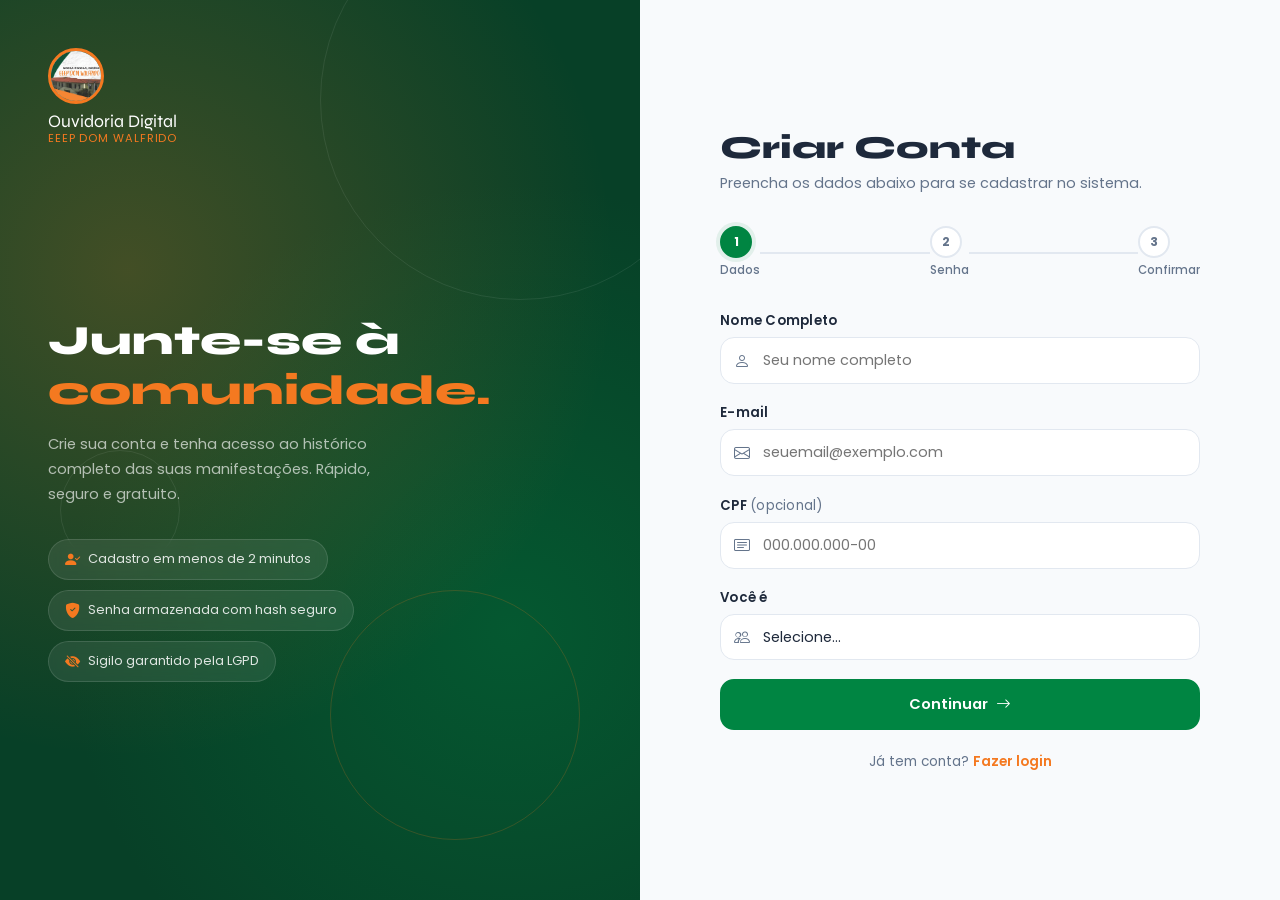
<file: cadastro.html>
<!DOCTYPE html>
<html lang="pt-BR">
<head>
  <meta charset="UTF-8">
  <meta name="viewport" content="width=device-width, initial-scale=1.0">
  <title>Criar Conta — Ouvidoria Digital | Dom Walfrido</title>
  <link href="https://fonts.googleapis.com/css2?family=Poppins:wght@300;400;500;600;700;800&family=Syne:wght@700;800&display=swap" rel="stylesheet">
  <link rel="stylesheet" href="https://cdn.jsdelivr.net/npm/bootstrap-icons@1.11.3/font/bootstrap-icons.min.css">
  <link rel="stylesheet" href="assets/css/style.css">
</head>
<body>

  <div class="auth-page">

    <!-- ══ PAINEL ESQUERDO ══════════════════════════════════ -->
    <div class="auth-panel-left">
      <div class="panel-decoration">
        <div class="deco-circle c1"></div>
        <div class="deco-circle c2"></div>
        <div class="deco-circle c3"></div>
      </div>

      <div class="panel-logo">
        <a href="manifestacao.html">
          <img src="assets/img/logo2 (2).jpeg" alt="Logo EEEP Dom Walfrido">
          <div class="panel-brand-name">
            Ouvidoria Digital
            <span>EEEP Dom Walfrido</span>
          </div>
        </a>
      </div>

      <div class="auth-panel-tagline">
        <h2>Junte-se à <em>comunidade.</em></h2>
        <p>Crie sua conta e tenha acesso ao histórico completo das suas manifestações. Rápido, seguro e gratuito.</p>
        <div class="panel-badges">
          <div class="panel-badge"><i class="bi bi-person-check-fill"></i> Cadastro em menos de 2 minutos</div>
          <div class="panel-badge"><i class="bi bi-shield-fill-check"></i> Senha armazenada com hash seguro</div>
          <div class="panel-badge"><i class="bi bi-eye-slash-fill"></i> Sigilo garantido pela LGPD</div>
        </div>
      </div>

      <div></div>
    </div>

    <!-- ══ PAINEL DIREITO ═══════════════════════════════════ -->
    <div class="auth-panel-right">
      <div class="auth-form-wrap" style="max-width:480px;">

        <h1 class="animate-fade-up" data-delay="1">Criar Conta</h1>
        <p class="auth-subtitle animate-fade-up" data-delay="2">
          Preencha os dados abaixo para se cadastrar no sistema.
        </p>

        <!-- ── PROGRESS STEPS ── -->
        <div class="step-progress animate-fade-up" data-delay="2" id="stepProgress">
          <div class="text-center" style="flex-shrink:0">
            <div class="step-dot active" id="dot1">1</div>
            <div class="step-label">Dados</div>
          </div>
          <div class="step-line" id="line1"></div>
          <div class="text-center" style="flex-shrink:0">
            <div class="step-dot" id="dot2">2</div>
            <div class="step-label">Senha</div>
          </div>
          <div class="step-line" id="line2"></div>
          <div class="text-center" style="flex-shrink:0">
            <div class="step-dot" id="dot3">3</div>
            <div class="step-label">Confirmar</div>
          </div>
        </div>

        <form id="formCadastro" novalidate>

          <!-- ── STEP 1: DADOS PESSOAIS ─────────────────── -->
          <div class="form-step active" id="step1">

            <div class="field-group" id="fgNome">
              <label for="inputNome">Nome Completo</label>
              <div class="input-wrap">
                <i class="bi bi-person input-icon"></i>
                <input type="text" id="inputNome" name="nome" placeholder="Seu nome completo" autocomplete="name">
              </div>
              <span class="field-error" id="errNome">Informe seu nome completo.</span>
            </div>

            <div class="field-group" id="fgEmail">
              <label for="inputEmail">E-mail</label>
              <div class="input-wrap">
                <i class="bi bi-envelope input-icon"></i>
                <input type="email" id="inputEmail" name="email" placeholder="seuemail@exemplo.com" autocomplete="email">
              </div>
              <span class="field-error" id="errEmail">Informe um e-mail válido.</span>
            </div>

            <div class="field-group" id="fgCpf">
              <label for="inputCpf">CPF <span style="font-weight:400;color:var(--text-muted)">(opcional)</span></label>
              <div class="input-wrap">
                <i class="bi bi-card-text input-icon"></i>
                <input type="text" id="inputCpf" name="cpf" placeholder="000.000.000-00" maxlength="14">
              </div>
              <span class="field-error" id="errCpf">CPF inválido.</span>
            </div>

            <div class="field-group" id="fgTipo">
              <label for="inputTipo">Você é</label>
              <div class="input-wrap">
                <i class="bi bi-people input-icon"></i>
                <select id="inputTipo" name="tipo">
                  <option value="">Selecione...</option>
                  <option value="aluno">Aluno(a)</option>
                  <option value="professor">Professor(a)</option>
                  <option value="servidor">Servidor(a)</option>
                  <option value="responsavel">Responsável</option>
                  <option value="comunidade">Comunidade</option>
                </select>
              </div>
              <span class="field-error" id="errTipo">Selecione uma opção.</span>
            </div>

            <button type="button" class="btn-dw btn-dw-primary w-full" id="btnStep1">
              Continuar <i class="bi bi-arrow-right ms-2"></i>
            </button>
          </div>

          <!-- ── STEP 2: SENHA ──────────────────────────── -->
          <div class="form-step" id="step2">

            <div class="field-group" id="fgSenha">
              <label for="inputSenha">Criar Senha</label>
              <div class="input-wrap">
                <i class="bi bi-lock input-icon"></i>
                <input type="password" id="inputSenha" name="senha" placeholder="Mínimo 8 caracteres" autocomplete="new-password">
                <i class="bi bi-eye toggle-pass" id="toggleSenha1"></i>
              </div>
              <div class="pass-strength" id="passStrength">
                <div class="strength-bar" id="sb1"></div>
                <div class="strength-bar" id="sb2"></div>
                <div class="strength-bar" id="sb3"></div>
                <div class="strength-bar" id="sb4"></div>
                <span class="strength-label" id="sbLabel">Digite sua senha</span>
              </div>
              <span class="field-error" id="errSenha">Senha deve ter no mínimo 8 caracteres.</span>
            </div>

            <div class="field-group" id="fgConfirma">
              <label for="inputConfirma">Confirmar Senha</label>
              <div class="input-wrap">
                <i class="bi bi-lock-fill input-icon"></i>
                <input type="password" id="inputConfirma" name="confirma" placeholder="Repita a senha" autocomplete="new-password">
                <i class="bi bi-eye toggle-pass" id="toggleSenha2"></i>
              </div>
              <span class="field-error" id="errConfirma">As senhas não coincidem.</span>
            </div>

            <div style="display:flex;gap:10px;margin-top:.5rem">
              <button type="button" class="btn-dw btn-dw-ghost" id="btnBackStep1" style="flex:1">
                <i class="bi bi-arrow-left me-2"></i>Voltar
              </button>
              <button type="button" class="btn-dw btn-dw-primary" id="btnStep2" style="flex:2">
                Continuar <i class="bi bi-arrow-right ms-2"></i>
              </button>
            </div>
          </div>

          <!-- ── STEP 3: REVISAR E CONFIRMAR ───────────── -->
          <div class="form-step" id="step3">

            <div class="review-card" style="background:var(--bg);border-radius:var(--radius);padding:1.2rem;margin-bottom:1.4rem;border:1.5px solid var(--border)">
              <p style="font-size:.75rem;font-weight:700;text-transform:uppercase;letter-spacing:.08em;color:var(--text-muted);margin-bottom:.8rem">Revisão dos dados</p>
              <div id="reviewContent" style="display:flex;flex-direction:column;gap:8px;font-size:.88rem"></div>
            </div>

            <div class="field-group" id="fgTermos" style="margin-bottom:1rem">
              <div style="display:flex;gap:10px;align-items:flex-start;padding:12px;background:var(--green-soft);border-radius:var(--radius);border:1.5px solid var(--green)">
                <input type="checkbox" id="checkTermos" style="margin-top:3px;flex-shrink:0;accent-color:var(--green);width:16px;height:16px;cursor:pointer">
                <label for="checkTermos" style="font-size:.82rem;color:var(--text);cursor:pointer;line-height:1.5">
                  Concordo com os <a href="#" style="color:var(--green);font-weight:600">Termos de Uso</a> e autorizo o tratamento dos meus dados conforme a <strong>LGPD</strong>.
                </label>
              </div>
              <span class="field-error" id="errTermos">Você precisa aceitar os termos.</span>
            </div>

            <div style="display:flex;gap:10px">
              <button type="button" class="btn-dw btn-dw-ghost" id="btnBackStep2" style="flex:1">
                <i class="bi bi-arrow-left me-2"></i>Voltar
              </button>
              <button type="submit" class="btn-dw btn-dw-primary" id="btnCadastrar" style="flex:2">
                <span class="btn-text"><i class="bi bi-person-check me-2"></i>Criar Conta</span>
                <span class="btn-spinner"></span>
              </button>
            </div>
          </div>

        </form>

        <div class="auth-link-row animate-fade-up" data-delay="5">
          Já tem conta? <a href="login.html">Fazer login</a>
        </div>

      </div>
    </div>

  </div>

  <!-- Toast -->
  <div class="dw-toast-container" id="toastContainer"></div>

  <script src="https://code.jquery.com/jquery-3.7.1.min.js"></script>
  <script src="assets/js/script.js"></script>
  <script>DW.cadastroPage();</script>
</body>
</html>
</file>
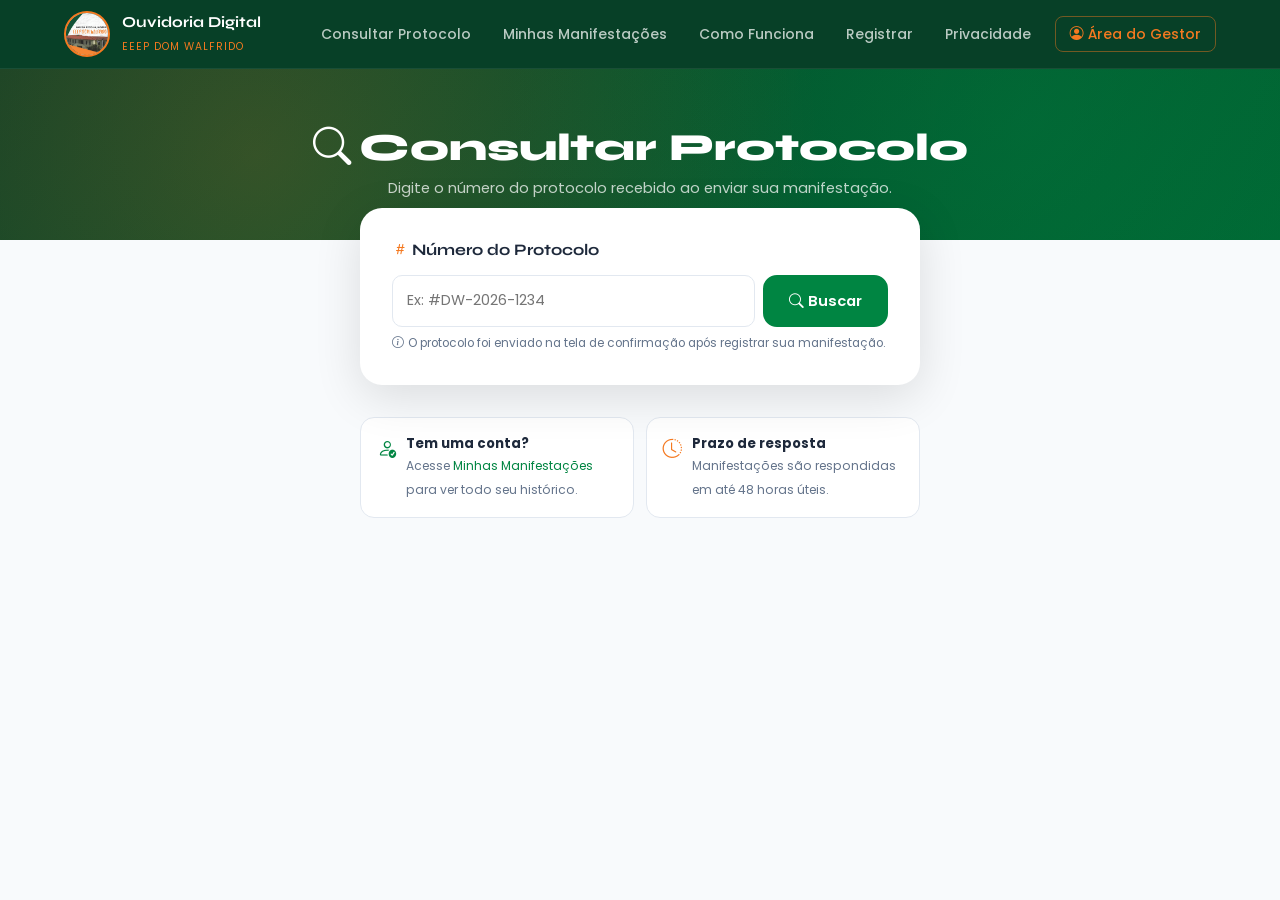
<file: consulta.html>
<!DOCTYPE html>
<html lang="pt-BR">
<head>
  <meta charset="UTF-8">
  <meta name="viewport" content="width=device-width, initial-scale=1.0">
  <title>Consultar Protocolo — Ouvidoria Digital EEEP Dom Walfrido</title>
  <link href="https://fonts.googleapis.com/css2?family=Poppins:wght@300;400;500;600;700;800&family=Syne:wght@700;800&display=swap" rel="stylesheet">
  <link rel="stylesheet" href="https://cdn.jsdelivr.net/npm/bootstrap@5.3.3/dist/css/bootstrap.min.css">
  <link rel="stylesheet" href="https://cdn.jsdelivr.net/npm/bootstrap-icons@1.11.3/font/bootstrap-icons.min.css">
  <link rel="stylesheet" href="assets/css/style.css">
  <link rel="stylesheet" href="assets/css/consulta.css">
  <link rel="stylesheet" href="assets/css/manifestacao.css">
</head>
<body>

  <!-- BUG-02 CORRIGIDO: era class="top-bar" (não existia no CSS) → class="home-nav" -->
  <nav class="home-nav" id="homeNav">
    <div class="nav-inner">
      <a href="manifestacao.html" class="nav-logo-wrap">
        <img src="assets/img/logo2 (2).jpeg" alt="Logo EEEP Dom Walfrido" class="nav-logo-img">
        <div class="nav-logo-text">
          <strong>Ouvidoria Digital</strong>
          <span>EEEP Dom Walfrido</span>
        </div>
      </a>
      <div class="nav-links" id="navLinks">
        <!-- BUG-03 CORRIGIDO: era href="consulta.html  " (dois espaços) -->
        <a href="consulta.html" class="active">Consultar Protocolo</a>
        <a href="minhas-manifestacoes.html">Minhas Manifestações</a>
        <!-- BUG-06 CORRIGIDO: âncoras apontam para homepage, não IDs inexistentes aqui -->
        <a href="manifestacao.html#como-funciona">Como Funciona</a>
        <a href="manifestacao.html#registrar">Registrar</a>
        <a href="manifestacao.html#lgpd">Privacidade</a>
        <!-- BUG-09 CORRIGIDO: id="navLoginBtn" para o JS detectar e atualizar -->
        <a id="navLoginBtn" href="login.html" class="nav-btn-login">
          <i class="bi bi-person-circle me-1"></i>Área do Gestor
        </a>
      </div>
      <button class="nav-hamburger" id="navHamburger" aria-label="Menu">
        <i class="bi bi-list"></i>
      </button>
    </div>
  </nav>

  <!-- Hero -->
  <div class="consulta-hero">
    <h1><i class="bi bi-search me-2"></i>Consultar Protocolo</h1>
    <p>Digite o número do protocolo recebido ao enviar sua manifestação.</p>
  </div>

  <!-- Busca -->
  <div class="container">
    <div class="search-card">
      <h5><i class="bi bi-hash me-1" style="color:var(--orange)"></i>Número do Protocolo</h5>
      <div class="prot-input-wrap">
        <input type="text" id="inpProtocolo" placeholder="Ex: #DW-2026-1234" maxlength="18">
        <button class="btn-dw btn-dw-primary" id="btnBuscar" style="white-space:nowrap;min-width:110px">
          <span class="btn-text"><i class="bi bi-search me-1"></i>Buscar</span>
          <span class="btn-spinner"></span>
        </button>
      </div>
      <p style="font-size:.74rem;color:var(--text-muted);margin-top:.5rem;margin-bottom:0">
        <i class="bi bi-info-circle me-1"></i>O protocolo foi enviado na tela de confirmação após registrar sua manifestação.
      </p>

      <!-- BUG-14 CORRIGIDO: loader visível durante a busca (antes não havia indicador) -->
      <div id="buscandoLoader" style="display:none;text-align:center;padding:2rem 0">
        <div style="display:inline-flex;align-items:center;gap:.6rem;color:var(--text-muted);font-size:.88rem">
          <i class="bi bi-arrow-clockwise" style="animation:spin .7s linear infinite;font-size:1.1rem;color:var(--orange)"></i>
          Buscando manifestação...
        </div>
      </div>

      <!-- Resultado -->
      <div id="resultado" style="display:none">
        <hr style="margin:1.2rem 0">

        <div style="display:flex;align-items:center;justify-content:space-between;flex-wrap:wrap;gap:.5rem;margin-bottom:1rem">
          <div>
            <div style="font-family:'Syne',sans-serif;font-weight:800;font-size:1.05rem" id="resProt"></div>
            <div style="font-size:.75rem;color:var(--text-muted)" id="resCriado"></div>
          </div>
          <span class="status-badge" id="resStatus"></span>
        </div>

        <div style="background:var(--bg);border-radius:12px;padding:.8rem 1rem;margin-bottom:.8rem">
          <div class="mf-detail-row">
            <span class="mf-detail-label"><i class="bi bi-tag me-1"></i>Categoria</span>
            <span class="mf-detail-value" id="resCat"></span>
          </div>
          <div class="mf-detail-row">
            <span class="mf-detail-label"><i class="bi bi-flag me-1"></i>Urgência</span>
            <span class="mf-detail-value" id="resUrg"></span>
          </div>
          <div class="mf-detail-row">
            <span class="mf-detail-label"><i class="bi bi-chat-text me-1"></i>Assunto</span>
            <span class="mf-detail-value" id="resAss"></span>
          </div>
          <div class="mf-detail-row" id="resResolvidoRow" style="display:none">
            <span class="mf-detail-label"><i class="bi bi-check-circle me-1"></i>Resolvido em</span>
            <span class="mf-detail-value" id="resResolvido"></span>
          </div>
        </div>

        <div id="resRespostaWrap"></div>
      </div>
    </div>

    <!-- Cards de info -->
    <div class="info-row">
      <div class="info-card">
        <i class="bi bi-person-check" style="color:var(--green)"></i>
        <div>
          <strong>Tem uma conta?</strong>
          <span>Acesse <a href="minhas-manifestacoes.html" style="color:var(--green)">Minhas Manifestações</a> para ver todo seu histórico.</span>
        </div>
      </div>
      <div class="info-card">
        <i class="bi bi-clock-history" style="color:var(--orange)"></i>
        <div>
          <strong>Prazo de resposta</strong>
          <span>Manifestações são respondidas em até 48 horas úteis.</span>
        </div>
      </div>
    </div>
  </div>

  <div class="toast-wrap" id="toastWrap"></div>

  <script src="https://code.jquery.com/jquery-3.7.1.min.js"></script>
  <script src="assets/js/consulta.js"></script>
  
</body>
</html>
</file>
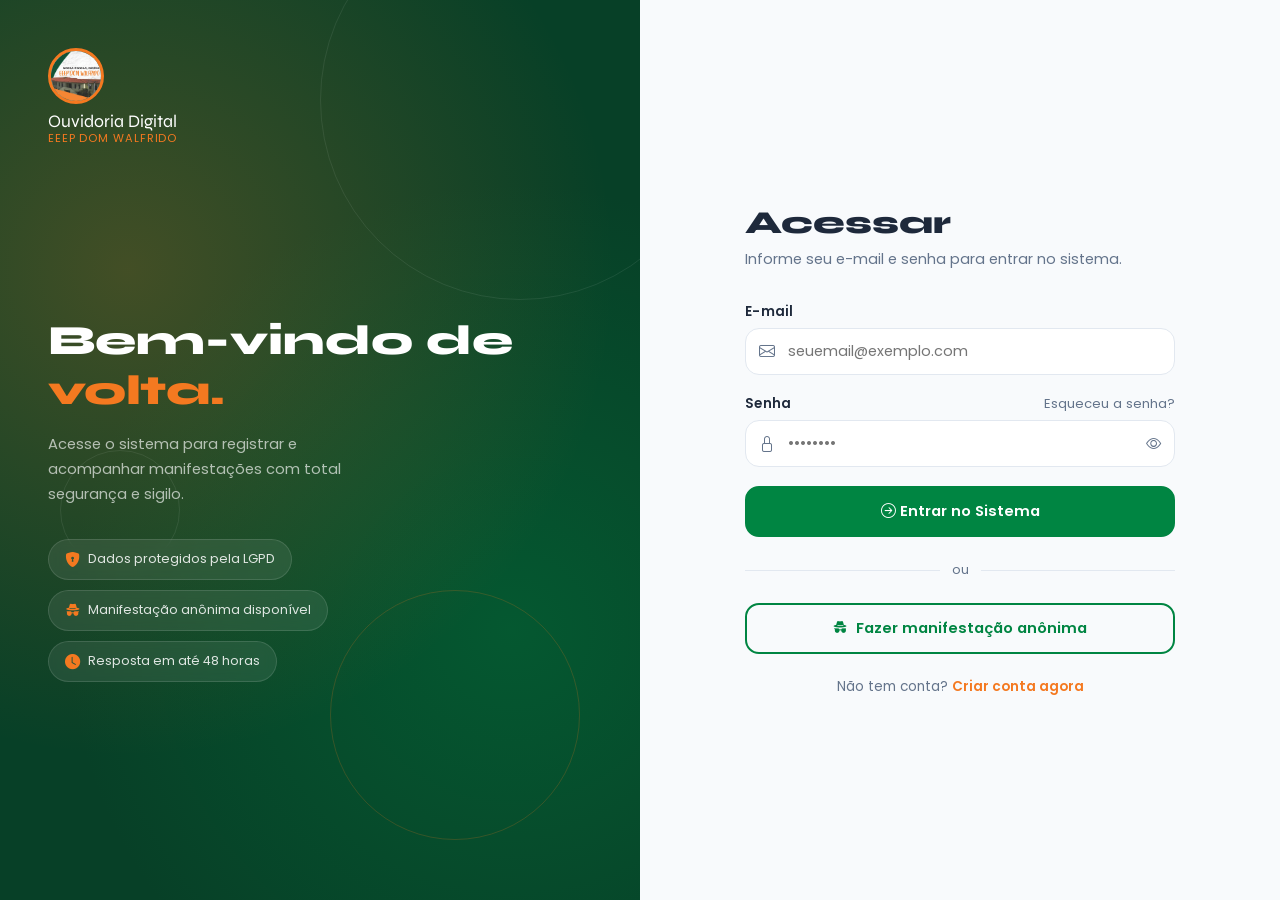
<file: login.html>
<!DOCTYPE html>
<html lang="pt-BR">
<head>
  <meta charset="UTF-8">
  <meta name="viewport" content="width=device-width, initial-scale=1.0">
  <title>Login — Ouvidoria Digital | Dom Walfrido</title>
  <link href="https://fonts.googleapis.com/css2?family=Poppins:wght@300;400;500;600;700;800&family=Syne:wght@700;800&display=swap" rel="stylesheet">
  <link rel="stylesheet" href="https://cdn.jsdelivr.net/npm/bootstrap-icons@1.11.3/font/bootstrap-icons.min.css">
  <link rel="stylesheet" href="assets/css/style.css">
</head>
<body>

  <div class="auth-page">

    <!-- ══ PAINEL ESQUERDO ══════════════════════════════════ -->
    <div class="auth-panel-left">
      <div class="panel-decoration">
        <div class="deco-circle c1"></div>
        <div class="deco-circle c2"></div>
        <div class="deco-circle c3"></div>
      </div>

      <div class="panel-logo">
        <a href="manifestacao.html">
          <img src="assets/img/logo2 (2).jpeg" alt="Logo EEEP Dom Walfrido">
          <div class="panel-brand-name">
            Ouvidoria Digital
            <span>EEEP Dom Walfrido</span>
          </div>
        </a>
      </div>

      <div class="auth-panel-tagline">
        <h2>Bem-vindo de <em>volta.</em></h2>
        <p>Acesse o sistema para registrar e acompanhar manifestações com total segurança e sigilo.</p>
        <div class="panel-badges">
          <div class="panel-badge"><i class="bi bi-shield-lock-fill"></i> Dados protegidos pela LGPD</div>
          <div class="panel-badge"><i class="bi bi-incognito"></i> Manifestação anônima disponível</div>
          <div class="panel-badge"><i class="bi bi-clock-fill"></i> Resposta em até 48 horas</div>
        </div>
      </div>

      <div></div>
    </div>

    <!-- ══ PAINEL DIREITO (FORMULÁRIO) ══════════════════════ -->
    <div class="auth-panel-right">
      <div class="auth-form-wrap">

        <h1 class="animate-fade-up" data-delay="1">Acessar</h1>
        <p class="auth-subtitle animate-fade-up" data-delay="2">
          Informe seu e-mail e senha para entrar no sistema.
        </p>

        <form id="formLogin" novalidate>

          <!-- E-mail -->
          <div class="field-group animate-fade-up" data-delay="2" id="fgEmail">
            <label for="inputEmail">E-mail</label>
            <div class="input-wrap">
              <i class="bi bi-envelope input-icon"></i>
              <input
                type="email"
                id="inputEmail"
                name="email"
                placeholder="seuemail@exemplo.com"
                autocomplete="email"
              >
            </div>
            <span class="field-error" id="errEmail">Informe um e-mail válido.</span>
          </div>

          <!-- Senha -->
          <div class="field-group animate-fade-up" data-delay="3" id="fgSenha">
            <div class="field-extras">
              <label for="inputSenha">Senha</label>
              <a href="#" class="link-muted" id="linkEsqueceu">Esqueceu a senha?</a>
            </div>
            <div class="input-wrap">
              <i class="bi bi-lock input-icon"></i>
              <input
                type="password"
                id="inputSenha"
                name="senha"
                placeholder="••••••••"
                autocomplete="current-password"
              >
              <i class="bi bi-eye toggle-pass" id="toggleSenha"></i>
            </div>
            <span class="field-error" id="errSenha">Senha é obrigatória.</span>
          </div>

          <!-- Botão -->
          <button type="submit" class="btn-dw btn-dw-primary w-full animate-fade-up" data-delay="4" id="btnEntrar">
            <span class="btn-text"><i class="bi bi-arrow-right-circle me-2"></i> Entrar no Sistema</span>
            <span class="btn-spinner"></span>
          </button>

          <div class="auth-divider animate-fade-up" data-delay="5">ou</div>

          <!-- Manifestação anônima -->
          <a href="manifestacao.html" class="btn-dw btn-dw-ghost w-full animate-fade-up" data-delay="5" style="text-align:center;">
            <i class="bi bi-incognito me-2"></i>Fazer manifestação anônima
          </a>

        </form>

        <div class="auth-link-row animate-fade-up" data-delay="5">
          Não tem conta? <a href="cadastro.html" id="linkCadastro">Criar conta agora</a>
        </div>

      </div>
    </div>

  </div>

  <!-- Toast container -->
  <div class="dw-toast-container" id="toastContainer"></div>

  <script src="https://code.jquery.com/jquery-3.7.1.min.js"></script>
  <script src="assets/js/script.js"></script>
  <script>
    // Inicializa a lógica de login nesta página
    DW.loginPage();
  </script>
</body>
</html>
</file>
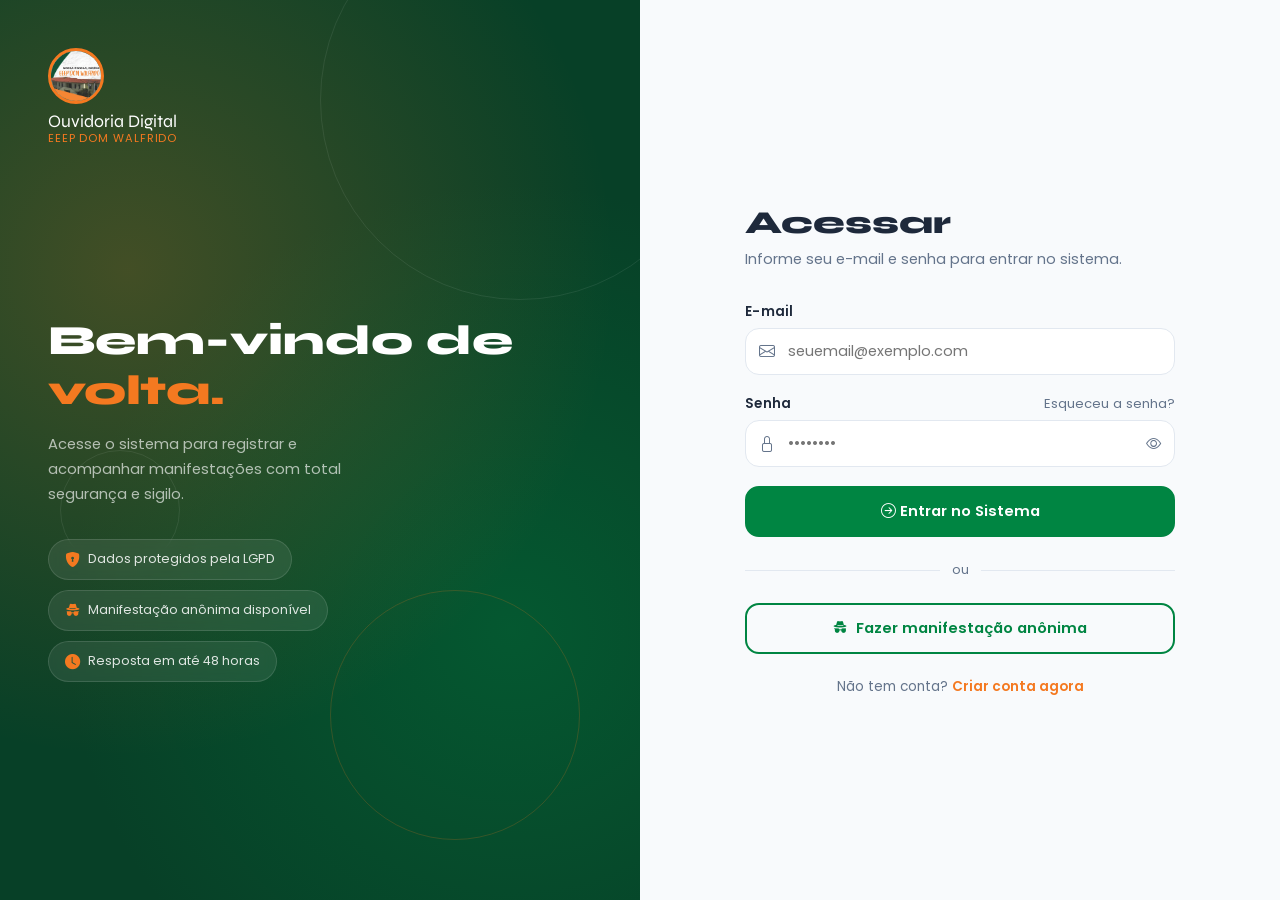
<file: minhas-manifestacoes.html>
<!DOCTYPE html>
<html lang="pt-BR">
<head>
  <meta charset="UTF-8">
  <meta name="viewport" content="width=device-width, initial-scale=1.0">
  <title>Minhas Manifestações — Ouvidoria Digital EEEP Dom Walfrido</title>
  <link href="https://fonts.googleapis.com/css2?family=Poppins:wght@300;400;500;600;700;800&family=Syne:wght@700;800&display=swap" rel="stylesheet">
  <link rel="stylesheet" href="https://cdn.jsdelivr.net/npm/bootstrap@5.3.3/dist/css/bootstrap.min.css">
  <link rel="stylesheet" href="https://cdn.jsdelivr.net/npm/bootstrap-icons@1.11.3/font/bootstrap-icons.min.css">
  <link rel="stylesheet" href="assets/css/style.css">
  <link rel="stylesheet" href="assets/css/manifestacao.css">
  <link rel="stylesheet" href="assets/css/minhas-manifestacoes.css">
</head>
<body>

  <!--
    BUG-01 CORRIGIDO: navbar não mais copiada com links quebrados
    BUG-06 CORRIGIDO: links de âncora apontam para manifestacao.html#section
    BUG-05 CORRIGIDO: id="navLoginBtn" presente para o JS atualizar
    BUG-10 CORRIGIDO: botão de logout injetado via JS (antes era #btnSair que não existia no HTML)
  -->
  <nav class="home-nav" id="homeNav">
    <div class="nav-inner">
      <a href="manifestacao.html" class="nav-logo-wrap">
        <img src="assets/img/logo2 (2).jpeg" alt="Logo EEEP Dom Walfrido" class="nav-logo-img">
        <div class="nav-logo-text">
          <strong>Ouvidoria Digital</strong>
          <span>EEEP Dom Walfrido</span>
        </div>
      </a>
      <div class="nav-links" id="navLinks">
        <a href="manifestacao.html#como-funciona">Como Funciona</a>
        <a href="manifestacao.html#registrar">Registrar</a>
        <a href="consulta.html">Consultar Protocolo</a>
        <a href="minhas-manifestacoes.html" class="active">Minhas Manifestações</a>
        <a id="navLoginBtn" href="login.html" class="nav-btn-login">
          <i class="bi bi-person-lock"></i> Área do Gestor
        </a>
      </div>
      <button class="nav-hamburger" id="navHamburger" aria-label="Menu">
        <i class="bi bi-list"></i>
      </button>
    </div>
  </nav>

  <div class="painel-header">
    <h1><i class="bi bi-collection me-2"></i>Minhas Manifestações</h1>
    <p id="userGreeting">Carregando...</p>
  </div>

  <div class="stats-row">
    <div class="stat-card sc-total">
      <div class="sn" id="statTotal">—</div>
      <div class="sl">Total</div>
    </div>
    <div class="stat-card sc-pend">
      <div class="sn" id="statPend">—</div>
      <div class="sl">Em aberto</div>
    </div>
    <div class="stat-card sc-res">
      <div class="sn" id="statRes">—</div>
      <div class="sl">Resolvidas</div>
    </div>
  </div>

  <div class="main-content">
    <div style="display:flex;justify-content:space-between;align-items:center;margin-bottom:1rem;flex-wrap:wrap;gap:8px">
      <div class="filtros-bar" style="margin-bottom:0">
        <button class="filtro-btn active" data-filtro="todos">Todos</button>
        <button class="filtro-btn" data-filtro="pendente">Pendentes</button>
        <button class="filtro-btn" data-filtro="em_analise">Em análise</button>
        <button class="filtro-btn" data-filtro="resolvido">Resolvidos</button>
      </div>
      <a href="manifestacao.html#registrar" class="btn-dw btn-dw-orange" style="font-size:.82rem;padding:7px 16px">
        <i class="bi bi-plus-circle me-1"></i>Nova
      </a>
    </div>
    <div id="listaMf">
      <div class="empty-state">
        <i class="bi bi-arrow-clockwise" style="animation:spin .8s linear infinite"></i>
        <p>Carregando manifestações...</p>
      </div>
    </div>
  </div>

  <div class="toast-wrap" id="toastWrap"></div>

  <script src="https://code.jquery.com/jquery-3.7.1.min.js"></script>
  <script src="assets/js/minhas-manifestacoes.js"></script>
</body>
</html>
</file>
<file: assets/css/style.css>
/* =========================================================
   OUVIDORIA DIGITAL — EEEP Dom Walfrido Teixeira Vieira
   style2.css — Sistema Completo (Login + Cadastro + Manifestação)
   ========================================================= */

@import url('https://fonts.googleapis.com/css2?family=Poppins:wght@300;400;500;600;700;800&family=Syne:wght@700;800&display=swap');

/* ── TOKENS ──────────────────────────────────────────────── */
:root {
  --green:        #008542;
  --green-dark:   #006633;
  --green-deeper: #074027;
  --green-soft:   rgba(0, 133, 66, 0.09);
  --orange:       #F47920;
  --orange-soft:  rgba(244, 121, 32, 0.09);
  --orange-dark:  #d96a18;
  --white:        #ffffff;
  --bg:           #F8FAFC;
  --text:         #1E293B;
  --text-muted:   #64748B;
  --border:       #E2E8F0;
  --radius:       14px;
  --radius-lg:    22px;
  --shadow:       0 4px 24px rgba(0,0,0,.07);
  --shadow-lg:    0 12px 48px rgba(0,0,0,.12);
  --transition:   all 0.35s cubic-bezier(.4,0,.2,1);
}

/* ── RESET & BASE ─────────────────────────────────────────── */
*, *::before, *::after { box-sizing: border-box; margin: 0; padding: 0; }

body {
  font-family: 'Poppins', sans-serif;
  background: var(--bg);
  color: var(--text);
  -webkit-font-smoothing: antialiased;
}

a { text-decoration: none; color: inherit; }
img { max-width: 100%; }

/* ── UTILIDADES ─────────────────────────────────────────── */
.text-green  { color: var(--green)  !important; }
.text-orange { color: var(--orange) !important; }
.bg-green    { background: var(--green) !important; }
.bg-orange   { background: var(--orange) !important; }

/* ============================================================
   1. LAYOUT DE AUTENTICAÇÃO (login + cadastro)
   ============================================================ */
.auth-page {
  min-height: 100vh;
  display: grid;
  grid-template-columns: 1fr 1fr;
}

/* --- Painel esquerdo (decorativo) --- */
.auth-panel-left {
  background: var(--green-deeper);
  position: relative;
  display: flex;
  flex-direction: column;
  justify-content: space-between;
  padding: 3rem;
  overflow: hidden;
}

.auth-panel-left::before {
  content: '';
  position: absolute;
  inset: 0;
  background:
    radial-gradient(circle at 20% 30%, rgba(244,121,32,.25) 0%, transparent 60%),
    radial-gradient(circle at 80% 70%, rgba(0,133,66,.35) 0%, transparent 55%);
}

.auth-panel-left .panel-logo {
  position: relative;
  z-index: 2;
  display: flex;
  align-items: center;
  gap: 14px;
}

.auth-panel-left .panel-logo img {
  width: 56px;
  height: 56px;
  border-radius: 50%;
  border: 3px solid var(--orange);
  object-fit: cover;
}

.panel-brand-name {
  font-family: 'Syne', sans-serif;
  font-size: 1.1rem;
  color: #fff;
  line-height: 1.2;
}
.panel-brand-name span {
  display: block;
  font-size: .7rem;
  font-family: 'Poppins', sans-serif;
  font-weight: 400;
  color: var(--orange);
  letter-spacing: .08em;
  text-transform: uppercase;
}

.auth-panel-tagline {
  position: relative;
  z-index: 2;
}

.auth-panel-tagline h2 {
  font-family: 'Syne', sans-serif;
  font-size: 2.6rem;
  font-weight: 800;
  color: #fff;
  line-height: 1.2;
  margin-bottom: 1rem;
}

.auth-panel-tagline h2 em {
  font-style: normal;
  color: var(--orange);
}

.auth-panel-tagline p {
  color: rgba(255,255,255,.65);
  font-size: .92rem;
  line-height: 1.7;
  max-width: 340px;
}

.panel-decoration {
  position: absolute;
  inset: 0;
  z-index: 1;
  pointer-events: none;
  overflow: hidden;
}

.deco-circle {
  position: absolute;
  border-radius: 50%;
  border: 1px solid rgba(255,255,255,.08);
}
.deco-circle.c1 { width: 400px; height: 400px; top: -100px; right: -80px; }
.deco-circle.c2 { width: 250px; height: 250px; bottom: 60px; right: 60px; border-color: rgba(244,121,32,.2); }
.deco-circle.c3 { width: 120px; height: 120px; top: 50%; left: 60px; }

.panel-badges {
  position: relative;
  z-index: 2;
  display: flex;
  flex-direction: column;
  gap: 10px;
  margin-top: 2rem;
}

.panel-badge {
  display: inline-flex;
  align-items: center;
  gap: 8px;
  background: rgba(255,255,255,.08);
  border: 1px solid rgba(255,255,255,.12);
  border-radius: 100px;
  padding: 8px 16px;
  font-size: .8rem;
  color: rgba(255,255,255,.85);
  width: fit-content;
  backdrop-filter: blur(6px);
}
.panel-badge i { color: var(--orange); font-size: .95rem; }

/* --- Painel direito (formulário) --- */
.auth-panel-right {
  display: flex;
  align-items: center;
  justify-content: center;
  padding: 3rem 2rem;
  overflow-y: auto;
}

.auth-form-wrap {
  width: 100%;
  max-width: 430px;
}

.auth-form-wrap h1 {
  font-family: 'Syne', sans-serif;
  font-size: 2rem;
  font-weight: 800;
  color: var(--text);
  margin-bottom: .4rem;
}

.auth-form-wrap .auth-subtitle {
  color: var(--text-muted);
  font-size: .9rem;
  margin-bottom: 2rem;
}

/* --- Inputs --- */
.field-group {
  margin-bottom: 1.2rem;
}

.field-group label {
  display: block;
  font-size: .83rem;
  font-weight: 600;
  color: var(--text);
  margin-bottom: 6px;
  letter-spacing: .02em;
}

.input-wrap {
  position: relative;
}

.input-wrap .input-icon {
  position: absolute;
  left: 14px;
  top: 50%;
  transform: translateY(-50%);
  color: var(--text-muted);
  font-size: 1rem;
  pointer-events: none;
  transition: var(--transition);
}

.input-wrap input,
.input-wrap select,
.input-wrap textarea {
  width: 100%;
  padding: 12px 16px 12px 42px;
  border: 1.5px solid var(--border);
  border-radius: var(--radius);
  font-family: 'Poppins', sans-serif;
  font-size: .9rem;
  color: var(--text);
  background: var(--white);
  transition: var(--transition);
  outline: none;
}

.input-wrap textarea {
  resize: vertical;
  min-height: 100px;
}

.input-wrap select { appearance: none; cursor: pointer; }

.input-wrap input:focus,
.input-wrap select:focus,
.input-wrap textarea:focus {
  border-color: var(--green);
  box-shadow: 0 0 0 4px var(--green-soft);
}

.input-wrap input:focus + .input-icon,
.input-wrap input:focus ~ .input-icon {
  color: var(--green);
}

.input-wrap .toggle-pass {
  position: absolute;
  right: 14px;
  top: 50%;
  transform: translateY(-50%);
  cursor: pointer;
  color: var(--text-muted);
  font-size: .95rem;
  transition: var(--transition);
  pointer-events: all;
  z-index: 2;
}
.input-wrap .toggle-pass:hover { color: var(--green); }

.input-wrap input[type="password"] { padding-right: 42px; }

/* Input sem ícone */
.input-wrap.no-icon input,
.input-wrap.no-icon select,
.input-wrap.no-icon textarea {
  padding-left: 16px;
}

/* Erro inline */
.field-error {
  display: none;
  font-size: .78rem;
  color: #e53e3e;
  margin-top: 5px;
  padding-left: 4px;
}
.field-group.has-error .input-wrap input,
.field-group.has-error .input-wrap select,
.field-group.has-error .input-wrap textarea {
  border-color: #e53e3e;
  box-shadow: 0 0 0 4px rgba(229,62,62,.08);
}
.field-group.has-error .field-error { display: block; }
.field-group.has-success .input-wrap input { border-color: var(--green); }

/* --- Botões --- */
.btn-dw {
  display: inline-flex;
  align-items: center;
  justify-content: center;
  gap: 8px;
  padding: 13px 24px;
  border-radius: var(--radius);
  font-family: 'Poppins', sans-serif;
  font-size: .92rem;
  font-weight: 600;
  cursor: pointer;
  border: 2px solid transparent;
  transition: var(--transition);
  position: relative;
  overflow: hidden;
  white-space: nowrap;
}

.btn-dw::after {
  content: '';
  position: absolute;
  inset: 0;
  background: rgba(255,255,255,0);
  transition: var(--transition);
}
.btn-dw:hover::after { background: rgba(255,255,255,.08); }
.btn-dw:active { transform: scale(.97); }

.btn-dw-primary {
  background: var(--green);
  color: #fff;
  border-color: var(--green);
}
.btn-dw-primary:hover {
  background: var(--green-dark);
  border-color: var(--green-dark);
  box-shadow: 0 6px 20px rgba(0,133,66,.3);
  transform: translateY(-1px);
}

.btn-dw-orange {
  background: var(--orange);
  color: #fff;
  border-color: var(--orange);
}
.btn-dw-orange:hover {
  background: var(--orange-dark);
  border-color: var(--orange-dark);
  box-shadow: 0 6px 20px rgba(244,121,32,.3);
  transform: translateY(-1px);
}

.btn-dw-ghost {
  background: transparent;
  color: var(--green);
  border-color: var(--green);
}
.btn-dw-ghost:hover {
  background: var(--green-soft);
}

.btn-dw-outline-orange {
  background: transparent;
  color: var(--orange);
  border-color: var(--orange);
}
.btn-dw-outline-orange:hover {
  background: var(--orange-soft);
}

.btn-dw.w-full { width: 100%; }

/* Loading state */
.btn-dw .btn-spinner {
  display: none;
  width: 18px; height: 18px;
  border: 2px solid rgba(255,255,255,.4);
  border-top-color: #fff;
  border-radius: 50%;
  animation: spin .6s linear infinite;
}
.btn-dw.loading .btn-text { opacity: 0; }
.btn-dw.loading .btn-spinner { display: block; position: absolute; }
.btn-dw.loading { pointer-events: none; }

/* --- Divider --- */
.auth-divider {
  display: flex;
  align-items: center;
  gap: 12px;
  margin: 1.5rem 0;
  color: var(--text-muted);
  font-size: .8rem;
}
.auth-divider::before, .auth-divider::after {
  content: '';
  flex: 1;
  height: 1px;
  background: var(--border);
}

/* --- Link secundário --- */
.auth-link-row {
  text-align: center;
  font-size: .85rem;
  color: var(--text-muted);
  margin-top: 1.4rem;
}
.auth-link-row a { color: var(--orange); font-weight: 600; }
.auth-link-row a:hover { text-decoration: underline; }

/* --- Forgot password --- */
.field-extras {
  display: flex;
  justify-content: space-between;
  align-items: center;
  margin-bottom: 6px;
}
.field-extras label { margin: 0; }
.link-muted { font-size: .82rem; color: var(--text-muted); }
.link-muted:hover { color: var(--orange); }

/* --- Progress step (cadastro) --- */
.step-progress {
  display: flex;
  align-items: center;
  gap: 0;
  margin-bottom: 2rem;
}

.step-dot {
  width: 32px; height: 32px;
  border-radius: 50%;
  border: 2px solid var(--border);
  background: #fff;
  display: flex; align-items: center; justify-content: center;
  font-size: .75rem;
  font-weight: 700;
  color: var(--text-muted);
  transition: var(--transition);
  flex-shrink: 0;
  position: relative;
  z-index: 1;
}
.step-dot.active {
  border-color: var(--green);
  background: var(--green);
  color: #fff;
  box-shadow: 0 0 0 4px var(--green-soft);
}
.step-dot.done {
  border-color: var(--green);
  background: var(--green-soft);
  color: var(--green);
}

.step-line {
  flex: 1;
  height: 2px;
  background: var(--border);
  transition: var(--transition);
}
.step-line.done { background: var(--green); }

.step-label {
  font-size: .72rem;
  color: var(--text-muted);
  font-weight: 500;
  margin-top: 4px;
  text-align: center;
}

/* Form steps */
.form-step { display: none; }
.form-step.active { display: block; animation: fadeSlideIn .35s ease; }

@keyframes fadeSlideIn {
  from { opacity: 0; transform: translateX(20px); }
  to   { opacity: 1; transform: translateX(0); }
}

/* Password strength */
.pass-strength {
  margin-top: 8px;
  display: flex;
  gap: 5px;
  align-items: center;
}
.strength-bar {
  flex: 1; height: 3px;
  border-radius: 2px;
  background: var(--border);
  transition: var(--transition);
}
.strength-bar.filled-weak   { background: #e53e3e; }
.strength-bar.filled-medium { background: var(--orange); }
.strength-bar.filled-strong { background: var(--green); }
.strength-label { font-size: .72rem; color: var(--text-muted); white-space: nowrap; }

/* ============================================================
   2. LAYOUT DE MANIFESTAÇÃO (pós-login)
   ============================================================ */

/* Sidebar */
.app-layout { display: flex; min-height: 100vh; }

.sidebar {
  width: 270px;
  background: var(--green-deeper);
  display: flex;
  flex-direction: column;
  position: fixed;
  top: 0; left: 0; bottom: 0;
  z-index: 500;
  transition: var(--transition);
}

.sidebar-head {
  padding: 1.6rem 1.4rem;
  border-bottom: 1px solid rgba(255,255,255,.07);
  display: flex;
  align-items: center;
  gap: 12px;
}

.sidebar-logo {
  width: 46px; height: 46px;
  border-radius: 50%;
  border: 2.5px solid var(--orange);
  object-fit: cover;
  flex-shrink: 0;
}

.sidebar-brand span {
  display: block;
  font-family: 'Syne', sans-serif;
  font-size: .95rem;
  color: #fff;
  line-height: 1.1;
}
.sidebar-brand small {
  font-family: 'Poppins', sans-serif;
  font-size: .62rem;
  color: var(--orange);
  letter-spacing: .1em;
  text-transform: uppercase;
}

.sidebar-close {
  display: none;
  margin-left: auto;
  background: none;
  border: none;
  color: rgba(255,255,255,.5);
  font-size: 1.4rem;
  cursor: pointer;
  line-height: 1;
}

.sidebar-nav {
  flex: 1;
  padding: 1.2rem .8rem;
  overflow-y: auto;
}

.sidebar-nav a {
  display: flex;
  align-items: center;
  gap: 12px;
  padding: 10px 14px;
  border-radius: 10px;
  color: rgba(255,255,255,.65);
  font-size: .88rem;
  font-weight: 500;
  transition: var(--transition);
  margin-bottom: 2px;
}
.sidebar-nav a:hover { background: rgba(255,255,255,.08); color: #fff; }
.sidebar-nav a.active {
  background: rgba(244,121,32,.15);
  color: var(--orange);
  border-left: 3px solid var(--orange);
}
.sidebar-nav a i { font-size: 1rem; width: 20px; text-align: center; }

.sidebar-nav .nav-section-title {
  font-size: .68rem;
  text-transform: uppercase;
  letter-spacing: .1em;
  color: rgba(255,255,255,.3);
  padding: 14px 14px 6px;
  font-weight: 600;
}

.sidebar-footer {
  padding: 1rem .8rem 1.4rem;
  border-top: 1px solid rgba(255,255,255,.07);
}

.user-chip {
  display: flex;
  align-items: center;
  gap: 10px;
  padding: 10px 12px;
  border-radius: 10px;
  background: rgba(255,255,255,.06);
  margin-bottom: 8px;
}

.user-chip .user-avatar {
  width: 34px; height: 34px;
  border-radius: 50%;
  background: var(--orange);
  color: #fff;
  display: flex;
  align-items: center;
  justify-content: center;
  font-size: .8rem;
  font-weight: 700;
  flex-shrink: 0;
}

.user-chip .user-info span {
  display: block;
  font-size: .8rem;
  color: #fff;
  font-weight: 600;
  white-space: nowrap;
  overflow: hidden;
  text-overflow: ellipsis;
  max-width: 140px;
}
.user-chip .user-info small {
  color: rgba(255,255,255,.45);
  font-size: .7rem;
}

.btn-logout {
  display: flex;
  align-items: center;
  gap: 8px;
  width: 100%;
  padding: 9px 12px;
  border-radius: 10px;
  background: rgba(229,62,62,.1);
  color: rgba(255,100,100,.85);
  border: 1px solid rgba(229,62,62,.2);
  font-size: .83rem;
  font-weight: 500;
  cursor: pointer;
  transition: var(--transition);
}
.btn-logout:hover { background: rgba(229,62,62,.2); color: #fc8181; }

/* App main */
.app-main {
  margin-left: 270px;
  flex: 1;
  display: flex;
  flex-direction: column;
  min-height: 100vh;
}

/* Topbar */
.app-topbar {
  height: 64px;
  background: var(--white);
  border-bottom: 1px solid var(--border);
  display: flex;
  align-items: center;
  justify-content: space-between;
  padding: 0 2rem;
  position: sticky;
  top: 0;
  z-index: 100;
}

.btn-menu-toggle {
  display: none;
  background: none;
  border: none;
  color: var(--text);
  font-size: 1.3rem;
  cursor: pointer;
  padding: 4px;
}

.topbar-title { font-weight: 700; font-size: 1rem; }

.topbar-actions { display: flex; align-items: center; gap: 12px; }

.btn-icon {
  width: 38px; height: 38px;
  border-radius: 10px;
  border: 1.5px solid var(--border);
  background: #fff;
  display: flex; align-items: center; justify-content: center;
  color: var(--text-muted);
  font-size: .95rem;
  cursor: pointer;
  transition: var(--transition);
}
.btn-icon:hover { border-color: var(--green); color: var(--green); }

/* Content area */
.app-content {
  padding: 2rem;
  flex: 1;
  max-width: 900px;
}

/* Welcome banner */
.welcome-banner {
  background: linear-gradient(135deg, var(--green-deeper) 0%, var(--green-dark) 100%);
  border-radius: var(--radius-lg);
  padding: 2rem 2.5rem;
  color: #fff;
  position: relative;
  overflow: hidden;
  margin-bottom: 2rem;
}
.welcome-banner::before {
  content: '';
  position: absolute;
  right: -40px; top: -40px;
  width: 200px; height: 200px;
  border-radius: 50%;
  background: rgba(244,121,32,.15);
}
.welcome-banner::after {
  content: '';
  position: absolute;
  right: 60px; bottom: -60px;
  width: 140px; height: 140px;
  border-radius: 50%;
  background: rgba(255,255,255,.04);
}
.welcome-banner h2 {
  font-family: 'Syne', sans-serif;
  font-size: 1.5rem;
  margin-bottom: .4rem;
  position: relative;
  z-index: 1;
}
.welcome-banner p {
  color: rgba(255,255,255,.7);
  font-size: .9rem;
  position: relative;
  z-index: 1;
  margin: 0;
}

/* Stats row */
.stats-row {
  display: grid;
  grid-template-columns: repeat(3, 1fr);
  gap: 1rem;
  margin-bottom: 2rem;
}

.stat-card {
  background: var(--white);
  border-radius: var(--radius);
  padding: 1.2rem 1.4rem;
  border: 1px solid var(--border);
  display: flex;
  align-items: center;
  gap: 14px;
  transition: var(--transition);
}
.stat-card:hover {
  border-color: var(--green);
  box-shadow: 0 4px 16px rgba(0,133,66,.08);
  transform: translateY(-2px);
}
.stat-icon {
  width: 44px; height: 44px;
  border-radius: 12px;
  display: flex; align-items: center; justify-content: center;
  font-size: 1.2rem;
  flex-shrink: 0;
}
.stat-icon.green { background: var(--green-soft); color: var(--green); }
.stat-icon.orange { background: var(--orange-soft); color: var(--orange); }
.stat-num { font-family: 'Syne', sans-serif; font-size: 1.5rem; font-weight: 800; line-height: 1; }
.stat-label { font-size: .78rem; color: var(--text-muted); margin-top: 2px; }

/* Form card */
.form-card {
  background: var(--white);
  border-radius: var(--radius-lg);
  border: 1px solid var(--border);
  overflow: hidden;
}

.form-card-header {
  padding: 1.4rem 1.8rem;
  border-bottom: 1px solid var(--border);
  display: flex;
  align-items: center;
  gap: 12px;
}
.form-card-header .fch-icon {
  width: 40px; height: 40px;
  border-radius: 10px;
  background: var(--green-soft);
  color: var(--green);
  display: flex; align-items: center; justify-content: center;
  font-size: 1.1rem;
}
.form-card-header h3 { font-size: 1rem; font-weight: 700; margin: 0; }
.form-card-header p { font-size: .8rem; color: var(--text-muted); margin: 0; }

.form-card-body { padding: 1.8rem; }

/* Anon toggle */
.anon-row {
  display: flex;
  align-items: center;
  gap: 12px;
  padding: 12px 16px;
  background: var(--bg);
  border-radius: var(--radius);
  border: 1.5px solid var(--border);
  margin-bottom: 1.4rem;
  transition: var(--transition);
}
.anon-row.active-anon { border-color: var(--orange); background: var(--orange-soft); }

.form-switch .form-check-input {
  width: 44px; height: 22px; cursor: pointer;
}
.form-switch .form-check-input:checked { background-color: var(--orange); border-color: var(--orange); }
.form-switch .form-check-input:focus { box-shadow: 0 0 0 4px var(--orange-soft); border-color: var(--orange); }

/* File input custom */
.file-drop-zone {
  border: 2px dashed var(--border);
  border-radius: var(--radius);
  padding: 1.5rem;
  text-align: center;
  cursor: pointer;
  transition: var(--transition);
  position: relative;
}
.file-drop-zone:hover { border-color: var(--green); background: var(--green-soft); }
.file-drop-zone input[type="file"] {
  position: absolute;
  inset: 0;
  opacity: 0;
  cursor: pointer;
}
.file-drop-zone i { font-size: 1.8rem; color: var(--text-muted); margin-bottom: 8px; display: block; }
.file-drop-zone p { font-size: .82rem; color: var(--text-muted); margin: 0; }
.file-drop-zone .file-selected { display: none; font-size: .82rem; color: var(--green); font-weight: 600; }

/* Category grid */
.category-grid {
  display: grid;
  grid-template-columns: repeat(3, 1fr);
  gap: 10px;
  margin-bottom: 1.4rem;
}

.cat-option {
  border: 1.5px solid var(--border);
  border-radius: var(--radius);
  padding: 14px 10px;
  text-align: center;
  cursor: pointer;
  transition: var(--transition);
  background: var(--white);
}
.cat-option i {
  font-size: 1.4rem;
  color: var(--text-muted);
  margin-bottom: 6px;
  display: block;
  transition: var(--transition);
}
.cat-option span { font-size: .75rem; font-weight: 600; color: var(--text-muted); line-height: 1.2; display: block; }
.cat-option:hover { border-color: var(--green); }
.cat-option.selected { border-color: var(--green); background: var(--green-soft); }
.cat-option.selected i { color: var(--green); }
.cat-option.selected span { color: var(--green); }

/* Protocol card (sucesso) */
.protocol-success {
  display: none;
  background: var(--white);
  border-radius: var(--radius-lg);
  border: 2px solid var(--green);
  padding: 3rem 2rem;
  text-align: center;
  animation: popIn .4s cubic-bezier(.175,.885,.32,1.275);
}
@keyframes popIn {
  from { opacity: 0; transform: scale(.9); }
  to   { opacity: 1; transform: scale(1); }
}

.success-icon {
  width: 72px; height: 72px;
  background: var(--green-soft);
  border-radius: 50%;
  display: flex; align-items: center; justify-content: center;
  font-size: 2rem;
  color: var(--green);
  margin: 0 auto 1.2rem;
}
.protocol-number-big {
  font-family: 'Syne', sans-serif;
  font-size: 2rem;
  font-weight: 800;
  color: var(--green);
  letter-spacing: .05em;
  margin: 1rem 0 .5rem;
}
.protocol-copy-row {
  display: flex;
  align-items: center;
  justify-content: center;
  gap: 8px;
  margin: 1rem auto;
  max-width: 300px;
}
.protocol-copy-row input {
  flex: 1;
  padding: 10px 14px;
  border: 1.5px solid var(--border);
  border-radius: 10px 0 0 10px;
  font-family: 'Syne', sans-serif;
  font-weight: 700;
  color: var(--green);
  text-align: center;
  font-size: 1rem;
  outline: none;
  background: var(--bg);
  pointer-events: none;
}
.protocol-copy-row button {
  padding: 10px 14px;
  background: var(--green);
  color: #fff;
  border: none;
  border-radius: 0 10px 10px 0;
  cursor: pointer;
  font-size: .9rem;
  transition: var(--transition);
}
.protocol-copy-row button:hover { background: var(--green-dark); }

/* Overlay */
.sidebar-overlay {
  display: none;
  position: fixed;
  inset: 0;
  background: rgba(0,0,0,.45);
  z-index: 400;
  backdrop-filter: blur(2px);
}
.sidebar-overlay.show { display: block; }

/* ============================================================
   3. TOAST NOTIFICATIONS
   ============================================================ */
.dw-toast-container {
  position: fixed;
  bottom: 1.5rem;
  right: 1.5rem;
  z-index: 9999;
  display: flex;
  flex-direction: column;
  gap: 10px;
  pointer-events: none;
}
.dw-toast {
  display: flex;
  align-items: center;
  gap: 12px;
  background: var(--white);
  border-radius: 12px;
  padding: 14px 18px;
  box-shadow: var(--shadow-lg);
  border-left: 4px solid var(--green);
  min-width: 280px;
  max-width: 360px;
  pointer-events: all;
  animation: toastIn .35s ease;
}
.dw-toast.toast-error { border-color: #e53e3e; }
.dw-toast.toast-warning { border-color: var(--orange); }
.dw-toast .toast-icon { font-size: 1.2rem; color: var(--green); }
.dw-toast.toast-error .toast-icon { color: #e53e3e; }
.dw-toast.toast-warning .toast-icon { color: var(--orange); }
.dw-toast .toast-msg { font-size: .88rem; font-weight: 500; flex: 1; }
.dw-toast .toast-close { cursor: pointer; color: var(--text-muted); font-size: .95rem; }
.dw-toast .toast-close:hover { color: var(--text); }

@keyframes toastIn {
  from { opacity: 0; transform: translateX(30px); }
  to   { opacity: 1; transform: translateX(0); }
}

/* ============================================================
   4. ANIMAÇÕES GLOBAIS
   ============================================================ */
.animate-fade-up {
  opacity: 0;
  animation: fadeUp .65s ease forwards;
}
.animate-slide-up {
  opacity: 0;
  animation: slideUp .55s ease forwards;
}

@keyframes fadeUp {
  from { opacity: 0; transform: translateY(24px); }
  to   { opacity: 1; transform: translateY(0); }
}
@keyframes slideUp {
  from { opacity: 0; transform: translateY(14px); }
  to   { opacity: 1; transform: translateY(0); }
}
@keyframes spin {
  to { transform: rotate(360deg); }
}

/* Delays escalonados */
[data-delay="1"] { animation-delay: .1s; }
[data-delay="2"] { animation-delay: .2s; }
[data-delay="3"] { animation-delay: .3s; }
[data-delay="4"] { animation-delay: .4s; }
[data-delay="5"] { animation-delay: .5s; }

/* ============================================================
   5. RESPONSIVO
   ============================================================ */
@media (max-width: 1024px) {
  .auth-page { grid-template-columns: 1fr; }
  .auth-panel-left { display: none; }
  .auth-panel-right { padding: 2.5rem 1.5rem; min-height: 100vh; }
  .stats-row { grid-template-columns: 1fr 1fr; }
}

@media (max-width: 768px) {
  .sidebar {
    left: -270px;
  }
  .sidebar.open {
    left: 0;
    box-shadow: var(--shadow-lg);
  }
  .sidebar-close { display: block; }
  .btn-menu-toggle { display: flex; }
  .app-main { margin-left: 0; }
  .app-content { padding: 1.2rem; }
  .stats-row { grid-template-columns: 1fr; }
  .category-grid { grid-template-columns: repeat(2, 1fr); }
  .welcome-banner { padding: 1.4rem 1.2rem; }
}

@media (max-width: 480px) {
  .auth-form-wrap h1 { font-size: 1.6rem; }
  .category-grid { grid-template-columns: repeat(2, 1fr); }
  .app-topbar { padding: 0 1rem; }
}
</file>
<file: assets/css/consulta.css>
body { background: var(--bg); }

    /* ── Navbar ──────────────────────────────────────── */
    /* .top-bar {
      background: var(--green-deeper);
      padding: 0 2rem;
      height: 64px;
      display: flex;
      align-items: center;
      justify-content: space-between;
      position: sticky;
      top: 0;   
      z-index: 100;
      box-shadow: 0 2px 16px rgba(0,0,0,.18);
    } */

    .top-bar {
      background: var(--green-deeper);
      position: sticky; top: 0; left: 0; right: 0; z-index: 100;
      backdrop-filter: blur(12px);
      border-bottom: 1px solid rgba(255,255,255,.07);
      transition: all .35s ease;
    }

    .top-bar.scrolled { box-shadow: 0 4px 24px rgba(0,0,0,.25); }
    
    .top-bar-logo { display:flex;align-items:center;gap:10px;text-decoration:none; }
    .top-bar-logo img { width:36px;height:36px;border-radius:50%;object-fit:cover; }
    .top-bar-logo span { color:#fff;font-family:'Syne',sans-serif;font-size:.95rem;font-weight:700; }
    .top-bar-links { display:flex;gap:8px;align-items:center; }
    .top-bar-links a {
      color:rgba(255,255,255,.75);font-size:.82rem;padding:6px 14px;border-radius:8px;
      transition:var(--transition);text-decoration:none;
    }
    .top-bar-links a:hover { background:rgba(255,255,255,.1);color:#fff; }
    .top-bar-links .hl {
      background:var(--orange);color:#fff;font-weight:600;
    }
    .top-bar-links .hl:hover { background:var(--orange-dark); }

    /* ── Hero compacto ─────────────────────────────── */
    .consulta-hero {
      background: linear-gradient(135deg, var(--green-deeper) 0%, var(--green-dark) 100%);
      padding: 3.5rem 1rem 2.5rem;
      text-align: center;
      position: relative;
      overflow: hidden;
    }
    .consulta-hero::before {
      content:'';
      position:absolute;inset:0;
      background: radial-gradient(circle at 20% 50%, rgba(244,121,32,.2) 0%, transparent 55%),
                  radial-gradient(circle at 80% 30%, rgba(0,133,66,.3) 0%, transparent 50%);
    }
    .consulta-hero * { position:relative;z-index:1; }
    .consulta-hero h1 { font-family:'Syne',sans-serif;color:#fff;font-size:clamp(1.6rem,4vw,2.4rem);font-weight:800;margin-bottom:.4rem; }
    .consulta-hero p  { color:rgba(255,255,255,.75);font-size:.92rem;margin-bottom:0; }

    /* ── Card de busca ──────────────────────────────── */
    .search-card {
      background:#fff;
      border-radius:var(--radius-lg);
      box-shadow: var(--shadow-lg);
      padding: 2rem;
      max-width: 560px;
      margin: -2rem auto 2rem;
      position: relative;
      z-index: 2;
    }
    .search-card h5 { font-family:'Syne',sans-serif;font-weight:700;font-size:1rem;margin-bottom:1rem;color:var(--text); }
    .prot-input-wrap {
      display:flex;gap:8px;
    }
    .prot-input-wrap input {
      flex:1;
      border:1.5px solid var(--border);
      border-radius:10px;
      padding:10px 14px;
      font-size:.9rem;
      font-family:'Poppins',sans-serif;
      outline:none;
      transition:var(--transition);
      text-transform:uppercase;
      letter-spacing:.04em;
    }
    .prot-input-wrap input:focus { border-color:var(--green);box-shadow:0 0 0 3px var(--green-soft); }
    .prot-input-wrap input::placeholder { text-transform:none;letter-spacing:0; }

    /* ── Resultado ──────────────────────────────────── */
    #resultado { margin-top:1.5rem;display:none; }

    .status-badge {
      display:inline-flex;align-items:center;gap:6px;
      padding:5px 14px;border-radius:20px;font-size:.78rem;font-weight:600;
    }
    .sb-pendente   { background:#fff3e0;color:#e65100; }
    .sb-em_analise { background:#e3f2fd;color:#1565c0; }
    .sb-resolvido  { background:#e8f5e9;color:var(--green-dark); }
    .sb-arquivado  { background:#f5f5f5;color:#616161; }

    .mf-detail-row {
      display:flex;justify-content:space-between;align-items:flex-start;
      padding:10px 0;border-bottom:1px solid var(--border);
      gap:1rem;
    }
    .mf-detail-row:last-child { border-bottom:none; }
    .mf-detail-label { font-size:.78rem;color:var(--text-muted);font-weight:500;white-space:nowrap; }
    .mf-detail-value { font-size:.85rem;color:var(--text);font-weight:500;text-align:right;word-break:break-word; }

    .resposta-box {
      background:var(--green-soft);
      border:1.5px solid rgba(0,133,66,.2);
      border-radius:12px;
      padding:1rem 1.2rem;
      margin-top:.5rem;
    }
    .resposta-box .resp-label {
      font-size:.73rem;font-weight:600;color:var(--green-dark);
      text-transform:uppercase;letter-spacing:.06em;margin-bottom:.4rem;
    }
    .resposta-box p { font-size:.85rem;color:var(--text);margin:0;line-height:1.6; }

    .no-resp-box {
      background:#fffbf5;border:1.5px dashed var(--orange-soft);
      border-radius:12px;padding:1rem;text-align:center;
      color:var(--text-muted);font-size:.83rem;
    }

    /* ── Info cards embaixo ─────────────────────────── */
    .info-row { max-width:560px;margin:0 auto 3rem;display:grid;grid-template-columns:1fr 1fr;gap:12px; }
    .info-card { background:#fff;border-radius:var(--radius);padding:1rem;border:1.5px solid var(--border);display:flex;gap:10px;align-items:flex-start; }
    .info-card i { font-size:1.2rem;flex-shrink:0;margin-top:2px; }
    .info-card strong { display:block;font-size:.82rem; }
    .info-card span   { font-size:.76rem;color:var(--text-muted); }

    /* ── Spinner ─────────────────────────────────────── */
    .spin { display:inline-block;width:18px;height:18px;border:2.5px solid rgba(255,255,255,.3);border-top-color:#fff;border-radius:50%;animation:spin .7s linear infinite; }
    @keyframes spin { to { transform:rotate(360deg); } }

    .toast-wrap { position:fixed;bottom:24px;right:24px;z-index:9999;display:flex;flex-direction:column;gap:8px; }
    .dw-t { display:flex;align-items:center;gap:8px;padding:12px 16px;border-radius:12px;font-size:.84rem;font-weight:500;
            box-shadow:0 4px 20px rgba(0,0,0,.15);animation:slideIn .3s ease;min-width:220px;max-width:340px; }
    .t-success { background:var(--green);color:#fff; }
    .t-error   { background:#ef4444;color:#fff; }
    .t-warning { background:var(--orange);color:#fff; }
    .ti { font-size:1rem;flex-shrink:0; }
    .tc { margin-left:auto;cursor:pointer;opacity:.8; }
    .tc:hover { opacity:1; }
    @keyframes slideIn { from { opacity:0;transform:translateY(12px); } to { opacity:1;transform:translateY(0); } }

    @media (max-width:480px) {
      .info-row { grid-template-columns:1fr; }
      .prot-input-wrap { flex-direction:column; }
      .prot-input-wrap button { width:100%; }
    }
</file>
<file: assets/css/manifestacao.css>
/* ── NAVBAR ────────────────────────────────────── */
    .home-nav {
      background: var(--green-deeper);
      position: sticky; top: 0; left: 0; right: 0; z-index: 900;
      backdrop-filter: blur(12px);
      border-bottom: 1px solid rgba(255,255,255,.07);
      transition: all .35s ease;
    }
    .home-nav.scrolled { box-shadow: 0 4px 24px rgba(0,0,0,.25); }
    .nav-inner {
      max-width: 1200px; margin: 0 auto;
      padding: 0 1.5rem; height: 68px;
      display: flex; align-items: center; justify-content: space-between;
    }
    .nav-logo-wrap { display: flex; align-items: center; gap: 12px; text-decoration: none; }
    .nav-logo-img {
      height: 46px; width: 46px; border-radius: 50%;
      object-fit: cover; border: 2.5px solid var(--orange);
      transition: transform .3s;
    }
    .nav-logo-wrap:hover .nav-logo-img { transform: scale(1.07); }
    .nav-logo-text strong { display: block; font-family:'Syne',sans-serif; font-size:.95rem; color:#fff; }
    .nav-logo-text span { font-size:.65rem; color:var(--orange); letter-spacing:.1em; text-transform:uppercase; }

    .nav-links { display: flex; align-items: center; gap: 4px; }
    .nav-links a {
      color: rgba(255,255,255,.72); font-size:.87rem; font-weight:500;
      padding: 7px 14px; border-radius: 8px;
      transition: all .25s; text-decoration: none;
    }
    .nav-links a:hover { color: #fff; background: rgba(255,255,255,.08); }
    .nav-btn-login {
      color: var(--orange) !important;
      border: 1.5px solid rgba(244,121,32,.45) !important;
      margin-left: 6px;
    }
    .nav-btn-login:hover { background: rgba(244,121,32,.1) !important; border-color: var(--orange) !important; }

    /* Estado logado — troque as cores aqui para personalizar */
    .nav-btn-login.logado {
      background: var(--orange) !important;
      color: #fff !important;
      border: 1.5px solid var(--orange) !important;
    }
    .nav-btn-login.logado:hover {
      background: #c94e0d !important;
      border-color: #c94e0d !important;
    }
    .nav-hamburger { display: none; background: none; border: none; color: #fff; font-size: 1.4rem; cursor: pointer; }

    /* Mobile nav drawer */
    @media(max-width:992px) {
      .nav-links { display: none; }
      .nav-hamburger { display: block; }
      .nav-links.open {
        display: flex; flex-direction: column;
        position: fixed; top: 68px; left: 0; right: 0;
        background: var(--green-deeper);
        padding: 1.2rem; gap: 2px;
        border-bottom: 1px solid rgba(255,255,255,.08);
        z-index: 899;
      }
    }

    /* ── HERO ──────────────────────────────────────── */
    .hero {
      min-height: 100vh;
      background: var(--green-deeper);
      position: relative; overflow: hidden;
      display: flex; flex-direction: column;
    }
    .hero-bg {
      position: absolute; inset: 0; pointer-events: none;
      background:
        radial-gradient(ellipse at 15% 40%, rgba(244,121,32,.2) 0%, transparent 55%),
        radial-gradient(ellipse at 85% 20%, rgba(0,133,66,.3) 0%, transparent 50%),
        radial-gradient(ellipse at 60% 90%, rgba(0,133,66,.15) 0%, transparent 50%);
    }
    .hero-ring { position:absolute; border-radius:50%; border:1px solid rgba(255,255,255,.06); pointer-events:none; }
    .hero-ring.r1 { width:600px;height:600px; top:-150px;right:-120px; }
    .hero-ring.r2 { width:380px;height:380px; top:-60px;right:80px; border-color:rgba(244,121,32,.08); }
    .hero-ring.r3 { width:200px;height:200px; bottom:80px;left:60px; }

    .hero-inner {
      flex: 1;
      max-width: 1200px; margin: 0 auto; width: 100%;
      padding: 0 1.5rem;
      display: grid; grid-template-columns: 1fr 1fr;
      align-items: center; gap: 3rem;
      padding-top: 68px;
    }

    .hero-left { position:relative; z-index:2; padding: 4rem 0 3rem; }

    .hero-kicker {
      display: inline-flex; align-items: center; gap: 8px;
      background: rgba(244,121,32,.15);
      border: 1px solid rgba(244,121,32,.3);
      border-radius: 100px; padding: 6px 14px;
      font-size:.78rem; font-weight:600; color:var(--orange);
      margin-bottom: 1.4rem;
    }
    .hero-title {
      font-family:'Syne',sans-serif;
      font-size: clamp(2rem, 4vw, 3rem);
      font-weight:800; color:#fff; line-height:1.15;
      margin-bottom:1rem;
    }
    .hero-title em { font-style:normal; color:var(--orange); }
    .hero-desc { color:rgba(255,255,255,.68); font-size:.95rem; line-height:1.75; margin-bottom:2rem; max-width:480px; }

    /* Action cards */
    .action-cards { display:grid; grid-template-columns:1fr 1fr; gap:12px; margin-bottom:2rem; }
    .action-card {
      background: rgba(255,255,255,.06);
      border: 1.5px solid rgba(255,255,255,.1);
      border-radius: 16px; padding: 1.3rem 1.2rem;
      cursor: pointer; transition: all .3s;
      text-decoration: none; display: block; position: relative; overflow:hidden;
    }
    .action-card:hover { border-color:var(--orange); background:rgba(244,121,32,.1); transform:translateY(-2px); }
    .ac-icon {
      width:40px;height:40px; border-radius:10px;
      display:flex;align-items:center;justify-content:center;
      font-size:1.1rem; color:#fff; margin-bottom:.8rem; transition:.3s;
    }
    .ac-anon .ac-icon { background:rgba(244,121,32,.25); color:var(--orange); }
    .ac-login .ac-icon { background:rgba(0,133,66,.25); color:#5ddd95; }
    .action-card:hover .ac-icon { background:var(--orange); color:#fff; }
    .action-card h5 { font-size:.88rem; font-weight:700; color:#fff; margin:0 0 4px; }
    .action-card p  { font-size:.75rem; color:rgba(255,255,255,.55); margin:0; line-height:1.5; }

    /* Stats */
    .hero-stats { display:flex; gap:2rem; align-items:center; }
    .hs-item { text-align:center; }
    .hs-num { font-family:'Syne',sans-serif; font-size:1.6rem; font-weight:800; color:var(--orange); }
    .hs-label { font-size:.72rem; color:rgba(255,255,255,.5); }
    .hs-sep { width:1px; height:36px; background:rgba(255,255,255,.12); }

    /* Hero right: logos */
    .hero-right {
      position:relative; z-index:2;
      display:flex; flex-direction:column; align-items:center; justify-content:center;
      gap:1.5rem; padding:4rem 0 3rem;
    }
    .hero-logo-main {
      width:260px; height:260px; border-radius:50%;
      object-fit:cover;
      border:5px solid var(--orange);
      box-shadow: 0 0 0 14px rgba(244,121,32,.1), 0 24px 60px rgba(0,0,0,.4);
      animation: floatLogo 4s ease-in-out infinite;
    }
    @keyframes floatLogo { 0%,100%{transform:translateY(0)} 50%{transform:translateY(-10px)} }

    .hero-sticker-box {
      background:rgba(255,255,255,.08);
      border:1.5px solid rgba(255,255,255,.14);
      border-radius:20px; padding:12px 20px;
      backdrop-filter:blur(8px);
      display:flex; align-items:center; justify-content:center;
    }
    .hero-sticker-box img { height:44px; object-fit:contain; }

    .hfb {
      position:absolute; display:inline-flex; align-items:center; gap:7px;
      background:rgba(255,255,255,.1);
      border:1px solid rgba(255,255,255,.15);
      border-radius:100px; padding:8px 14px;
      font-size:.78rem; color:rgba(255,255,255,.9);
      backdrop-filter:blur(6px); white-space:nowrap;
    }
    .hfb i { color:var(--orange); }
    .hfb-1 { top:30%; right:-10px; animation:fadeSlideInRight .6s .4s both; }
    .hfb-2 { bottom:28%; left:-20px; animation:fadeSlideInLeft .6s .7s both; }
    @keyframes fadeSlideInRight { from{opacity:0;transform:translateX(20px)} to{opacity:1;transform:translateX(0)} }
    @keyframes fadeSlideInLeft  { from{opacity:0;transform:translateX(-20px)} to{opacity:1;transform:translateX(0)} }

    /* Wave */
    .hero-wave { line-height:0; margin-top:auto; }
    .hero-wave svg { display:block; width:100%; height:60px; }

    /* ── SECTION: REGISTRAR ────────────────────────── */
    .section-form { background:var(--bg); padding:5rem 0; }
    .section-wrapper { max-width:1200px; margin:0 auto; padding:0 1.5rem; }
    .section-tag {
      display:inline-block; background:var(--green-soft); color:var(--green);
      font-size:.75rem; font-weight:700; letter-spacing:.08em; text-transform:uppercase;
      padding:5px 12px; border-radius:100px; margin-bottom:.8rem;
    }
    .section-h { font-family:'Syne',sans-serif; font-size:1.8rem; font-weight:800; margin-bottom:.5rem; }
    .section-sub { color:var(--text-muted); font-size:.92rem; margin-bottom:0; }

    /* Tabs */
    .form-tabs {
      display:flex; gap:8px; background:#fff;
      border-radius:14px; padding:6px;
      border:1.5px solid var(--border);
      margin-bottom:1.8rem; width:fit-content;
    }
    .form-tab {
      padding:9px 20px; border-radius:10px;
      font-size:.87rem; font-weight:600;
      cursor:pointer; border:none; background:none;
      color:var(--text-muted); transition:all .25s;
      display:flex; align-items:center; gap:7px;
    }
    .form-tab.active { background:var(--green); color:#fff; box-shadow:0 3px 10px rgba(0,133,66,.25); }
    .form-tab:not(.active):hover { background:var(--green-soft); color:var(--green); }

    .tab-panel { display:none; }
    .tab-panel.active { display:block; animation:fadeSlideInRight .3s ease; }
    @keyframes fadeSlideInRight { from{opacity:0;transform:translateX(14px)} to{opacity:1;transform:translateX(0)} }

    /* Login required box */
    .login-box {
      background:linear-gradient(135deg, var(--green-deeper), var(--green-dark));
      border-radius:var(--radius-lg); padding:2.5rem;
      color:#fff; text-align:center;
    }
    .login-box h4 { font-family:'Syne',sans-serif; font-weight:800; margin-bottom:.5rem; }
    .login-box p { color:rgba(255,255,255,.7); font-size:.9rem; margin-bottom:1.4rem; }
    .login-box-btns { display:flex; gap:12px; justify-content:center; flex-wrap:wrap; }

    /* ── COMO FUNCIONA ─────────────────────────────── */
    .section-steps { padding:5rem 0; background:#fff; }
    .step-card-h {
      background:var(--bg); border-radius:var(--radius-lg);
      padding:1.8rem; border:1.5px solid var(--border); height:100%;
      position:relative; transition:all .3s; overflow:hidden;
    }
    .step-card-h::before {
      content:''; position:absolute; top:0;left:0;right:0; height:3px;
      background:linear-gradient(90deg, var(--green), var(--orange));
      transform:scaleX(0); transform-origin:left; transition:transform .35s;
    }
    .step-card-h:hover { border-color:var(--green); transform:translateY(-4px); box-shadow:var(--shadow); }
    .step-card-h:hover::before { transform:scaleX(1); }
    .step-num-h { font-family:'Syne',sans-serif; font-size:3rem; font-weight:800; color:rgba(0,133,66,.1); line-height:1; position:absolute; top:1rem;right:1.2rem; }
    .step-icon-h { width:48px;height:48px;border-radius:12px;display:flex;align-items:center;justify-content:center;font-size:1.3rem;margin-bottom:1rem; }
    .sih-g { background:var(--green-soft); color:var(--green); }
    .sih-o { background:var(--orange-soft); color:var(--orange); }
    .step-card-h h5 { font-weight:700; font-size:.95rem; margin-bottom:.4rem; }
    .step-card-h p  { font-size:.83rem; color:var(--text-muted); margin:0; line-height:1.6; }

    /* ── LGPD ──────────────────────────────────────── */
    .section-lgpd { padding:5rem 0; background:var(--bg); }
    .lgpd-panel {
      background:linear-gradient(135deg,var(--green-deeper),var(--green-dark));
      border-radius:var(--radius-lg); padding:2.5rem; color:#fff; height:100%;
      display:flex;flex-direction:column;justify-content:center;
      position:relative;overflow:hidden;
    }
    .lgpd-panel::before { content:''; position:absolute; top:-40px;right:-40px; width:180px;height:180px;border-radius:50%; background:rgba(244,121,32,.12); }
    .lgpd-panel .lp-icon { font-size:3rem; margin-bottom:1rem; }
    .lgpd-panel h3 { font-family:'Syne',sans-serif; font-weight:800; font-size:1.5rem; margin-bottom:.5rem; }
    .lgpd-panel p { color:rgba(255,255,255,.7); font-size:.88rem; line-height:1.7; }
    .lgpd-list { display:flex;flex-direction:column;gap:12px; }
    .lgpd-it {
      display:flex;gap:12px;align-items:flex-start; padding:14px;
      background:#fff; border-radius:var(--radius); border:1px solid var(--border); transition:all .25s;
    }
    .lgpd-it:hover { border-color:var(--green); }
    .lgpd-it i { color:var(--green);font-size:1.1rem;margin-top:2px;flex-shrink:0; }
    .lgpd-it strong { font-size:.88rem;display:block;margin-bottom:2px; }
    .lgpd-it span { font-size:.8rem;color:var(--text-muted); }

    /* ── FOOTER ────────────────────────────────────── */
    .home-footer { background:var(--green-deeper); color:rgba(255,255,255,.7); padding:3.5rem 0 1.5rem; }
    .ftr-logo { height:52px;border-radius:50%;border:2px solid var(--orange);object-fit:cover; }
    .ftr-h { font-size:.75rem;font-weight:700;text-transform:uppercase;letter-spacing:.1em;color:rgba(255,255,255,.4);margin-bottom:.8rem; }
    .ftr-links { list-style:none;padding:0;margin:0; }
    .ftr-links li { margin-bottom:8px; }
    .ftr-links a, .ftr-links span { color:rgba(255,255,255,.6);font-size:.85rem;text-decoration:none;transition:color .2s; }
    .ftr-links a:hover { color:var(--orange); }
    .ftr-divider { border-color:rgba(255,255,255,.08);margin:2rem 0 1rem; }
    .ftr-bottom { font-size:.8rem;color:rgba(255,255,255,.4);display:flex;justify-content:space-between;flex-wrap:wrap;gap:6px; }

    /* ── PROTOCOL SUCCESS ──────────────────────────── */
    .prot-success {
      display:none; background:#fff; border:2px solid var(--green);
      border-radius:var(--radius-lg); padding:2.5rem; text-align:center;
      animation:popIn .4s cubic-bezier(.175,.885,.32,1.275);
    }
    @keyframes popIn { from{opacity:0;transform:scale(.9)} to{opacity:1;transform:scale(1)} }
    .prot-icon { width:68px;height:68px;background:var(--green-soft);border-radius:50%;display:flex;align-items:center;justify-content:center;font-size:2rem;color:var(--green);margin:0 auto 1rem; }
    .prot-num { font-family:'Syne',sans-serif;font-size:1.9rem;font-weight:800;color:var(--green);letter-spacing:.05em;margin:.8rem 0; }
    .prot-copy { display:flex;align-items:center;justify-content:center;max-width:280px;margin:.8rem auto 1rem; }
    .prot-copy input { flex:1;padding:10px 14px;border:1.5px solid var(--border);border-radius:10px 0 0 10px;font-weight:700;color:var(--green);text-align:center;outline:none;background:var(--bg);pointer-events:none;font-size:.95rem; }
    .prot-copy button { padding:10px 14px;background:var(--green);color:#fff;border:none;border-radius:0 10px 10px 0;cursor:pointer;transition:.2s; }
    .prot-copy button:hover { background:var(--green-dark); }

    /* ── TOAST ─────────────────────────────────────── */
    .toast-wrap { position:fixed;bottom:1.5rem;right:1.5rem;z-index:9999;display:flex;flex-direction:column;gap:10px; }
    .dw-t { display:flex;align-items:center;gap:12px;background:#fff;border-radius:12px;padding:14px 18px;box-shadow:0 8px 32px rgba(0,0,0,.14);border-left:4px solid var(--green);min-width:280px;max-width:360px;animation:tIn .3s ease; }
    .dw-t.t-err { border-color:#e53e3e; }
    .dw-t.t-warn { border-color:var(--orange); }
    .dw-t .ti { font-size:1.1rem;color:var(--green); }
    .dw-t.t-err .ti { color:#e53e3e; }
    .dw-t.t-warn .ti { color:var(--orange); }
    .dw-t .tm { font-size:.87rem;font-weight:500;flex:1; }
    .dw-t .tc { cursor:pointer;color:#94a3b8; }
    @keyframes tIn { from{opacity:0;transform:translateX(20px)} to{opacity:1;transform:translateX(0)} }

    /* ── RESPONSIVE ─────────────────────────────────── */
    @media(max-width:992px) {
      .hero-inner { grid-template-columns:1fr; }
      .hero-right { display:none; }
      .hero-stats { justify-content:center; }
      .action-cards { grid-template-columns:1fr; }
    }
    @media(max-width:576px) {
      .form-tabs { width:100%; }
      .form-tab { flex:1; justify-content:center; }
      .login-box-btns { flex-direction:column; }
      .hero-title { font-size:1.8rem; }
    }
</file>
<file: assets/css/minhas-manifestacoes.css>
body { background: var(--bg); }

    /* ── Navbar ────────────────────────────────────── */
    .top-bar {
      background: var(--green-deeper);
      padding: 0 2rem;
      height: 64px;
      display: flex;
      align-items: center;
      justify-content: space-between;
      position: sticky;
      top: 0;
      z-index: 100;
      box-shadow: 0 2px 16px rgba(0,0,0,.18);
    }
    .top-bar-logo { display:flex;align-items:center;gap:10px;text-decoration:none; }
    .top-bar-logo img { width:36px;height:36px;border-radius:50%;object-fit:cover; }
    .top-bar-logo span { color:#fff;font-family:'Syne',sans-serif;font-size:.95rem;font-weight:700; }
    .top-bar-links { display:flex;gap:8px;align-items:center; }
    .top-bar-links a {
      color:rgba(255,255,255,.75);font-size:.82rem;padding:6px 14px;
      border-radius:8px;transition:var(--transition);text-decoration:none;
    }
    .top-bar-links a:hover { background:rgba(255,255,255,.1);color:#fff; }
    .top-bar-links .danger { color:#fca5a5; }
    .top-bar-links .danger:hover { background:rgba(239,68,68,.15);color:#fca5a5; }

    /* ── Header do painel ───────────────────────────── */
    .painel-header {
      background: linear-gradient(135deg, var(--green-deeper) 0%, var(--green-dark) 100%);
      padding: 2.5rem 1rem 4rem;
      text-align: center;
      position: relative;
      overflow: hidden;
    }
    .painel-header::before {
      content:'';position:absolute;inset:0;
      background: radial-gradient(circle at 15% 50%, rgba(244,121,32,.2) 0%, transparent 55%),
                  radial-gradient(circle at 85% 30%, rgba(0,133,66,.3) 0%, transparent 50%);
    }
    .painel-header * { position:relative;z-index:1; }
    .painel-header h1 { font-family:'Syne',sans-serif;color:#fff;font-size:clamp(1.4rem,3.5vw,2rem);font-weight:800;margin-bottom:.3rem; }
    .painel-header p  { color:rgba(255,255,255,.7);font-size:.88rem; }

    /* ── Stats row ──────────────────────────────────── */
    .stats-row {
      display: grid;
      grid-template-columns: repeat(3, 1fr);
      gap: 12px;
      max-width: 560px;
      margin: -2rem auto 0;
      padding: 0 1rem;
      position: relative;
      z-index: 2;
    }
    .stat-card {
      background: #fff;
      border-radius: var(--radius);
      padding: 1rem;
      text-align: center;
      box-shadow: var(--shadow);
      border-top: 3px solid var(--border);
    }
    .stat-card.sc-total   { border-top-color: var(--green); }
    .stat-card.sc-pend    { border-top-color: var(--orange); }
    .stat-card.sc-res     { border-top-color: #22c55e; }
    .stat-card .sn { font-family:'Syne',sans-serif;font-size:1.6rem;font-weight:800;line-height:1; }
    .stat-card .sl { font-size:.72rem;color:var(--text-muted);margin-top:.2rem; }

    /* ── Conteúdo principal ─────────────────────────── */
    .main-content {
      max-width: 760px;
      margin: 2rem auto 3rem;
      padding: 0 1rem;
    }

    /* ── Filtros ─────────────────────────────────────── */
    .filtros-bar {
      display: flex;
      gap: 8px;
      flex-wrap: wrap;
      margin-bottom: 1.2rem;
      align-items: center;
    }
    .filtro-btn {
      padding: 5px 14px;
      border-radius: 20px;
      border: 1.5px solid var(--border);
      background: #fff;
      font-size: .78rem;
      font-weight: 500;
      cursor: pointer;
      transition: var(--transition);
      color: var(--text-muted);
    }
    .filtro-btn:hover  { border-color: var(--green);color:var(--green); }
    .filtro-btn.active { background:var(--green);color:#fff;border-color:var(--green); }

    /* ── Card de manifestação ───────────────────────── */
    .mf-card {
      background: #fff;
      border-radius: var(--radius);
      border: 1.5px solid var(--border);
      margin-bottom: 12px;
      overflow: hidden;
      transition: var(--transition);
    }
    .mf-card:hover { box-shadow: var(--shadow);border-color:#c8d6e0; }

    .mf-card-head {
      display: flex;
      align-items: center;
      justify-content: space-between;
      padding: .85rem 1.1rem;
      cursor: pointer;
      gap: .8rem;
    }
    .mf-card-head-left { flex:1;min-width:0; }
    .mf-card-prot {
      font-family:'Syne',sans-serif;font-weight:700;font-size:.88rem;
      color:var(--text);
    }
    .mf-card-ass {
      font-size:.82rem;color:var(--text-muted);
      white-space:nowrap;overflow:hidden;text-overflow:ellipsis;
      margin-top:1px;
    }
    .mf-card-meta {
      display:flex;align-items:center;gap:8px;flex-shrink:0;flex-wrap:wrap;justify-content:flex-end;
    }
    .mf-card-chevron {
      color:var(--text-muted);transition:transform .3s ease;flex-shrink:0;
    }
    .mf-card.open .mf-card-chevron { transform:rotate(180deg); }

    .mf-card-body {
      border-top: 1.5px solid var(--border);
      padding: 1rem 1.1rem;
      display: none;
    }
    .mf-card.open .mf-card-body { display:block; }

    .mf-row { display:flex;justify-content:space-between;align-items:flex-start;padding:8px 0;border-bottom:1px solid var(--border);gap:1rem; }
    .mf-row:last-child { border-bottom:none; }
    .mf-label { font-size:.76rem;color:var(--text-muted);font-weight:500;white-space:nowrap; }
    .mf-value { font-size:.83rem;color:var(--text);font-weight:500;text-align:right;word-break:break-word;max-width:60%; }

    .mf-desc-box {
      background:var(--bg);border-radius:10px;padding:.8rem 1rem;margin-top:.6rem;
      font-size:.83rem;color:var(--text);line-height:1.65;
    }
    .mf-desc-label { font-size:.71rem;font-weight:600;color:var(--text-muted);text-transform:uppercase;letter-spacing:.06em;margin-bottom:.3rem; }

    .resp-box {
      background:var(--green-soft);border:1.5px solid rgba(0,133,66,.2);
      border-radius:10px;padding:.8rem 1rem;margin-top:.6rem;
    }
    .resp-box .resp-label { font-size:.71rem;font-weight:600;color:var(--green-dark);text-transform:uppercase;letter-spacing:.06em;margin-bottom:.3rem; }
    .resp-box p { font-size:.83rem;color:var(--text);margin:0;line-height:1.65; }

    .btn-prot-share {
      display:inline-flex;align-items:center;gap:6px;
      padding:5px 12px;border-radius:8px;border:1.5px solid var(--border);
      background:#fff;font-size:.75rem;font-weight:500;cursor:pointer;
      color:var(--text-muted);transition:var(--transition);margin-top:.8rem;
    }
    .btn-prot-share:hover { border-color:var(--green);color:var(--green); }

    /* Badges status */
    .status-badge { display:inline-flex;align-items:center;gap:5px;padding:4px 10px;border-radius:16px;font-size:.74rem;font-weight:600; }
    .sb-pendente   { background:#fff3e0;color:#e65100; }
    .sb-em_analise { background:#e3f2fd;color:#1565c0; }
    .sb-resolvido  { background:#e8f5e9;color:var(--green-dark); }
    .sb-arquivado  { background:#f5f5f5;color:#616161; }

    /* Cat badges */
    .cat-badge {
      display:inline-flex;align-items:center;gap:4px;
      padding:3px 9px;border-radius:12px;font-size:.72rem;font-weight:600;
      background:var(--orange-soft);color:var(--orange-dark);
    }

    /* ── Empty state ─────────────────────────────────── */
    .empty-state { text-align:center;padding:3rem 1rem; }
    .empty-state i { font-size:3rem;color:var(--border);display:block;margin-bottom:1rem; }
    .empty-state h5 { font-weight:600;margin-bottom:.4rem; }
    .empty-state p  { color:var(--text-muted);font-size:.87rem; }

    /* ── Toast ─────────────────────────────────────── */
    .toast-wrap { position:fixed;bottom:24px;right:24px;z-index:9999;display:flex;flex-direction:column;gap:8px; }
    .dw-t { display:flex;align-items:center;gap:8px;padding:12px 16px;border-radius:12px;font-size:.84rem;font-weight:500;
            box-shadow:0 4px 20px rgba(0,0,0,.15);animation:slideIn .3s ease;min-width:220px;max-width:340px; }
    .t-success { background:var(--green);color:#fff; }
    .t-error   { background:#ef4444;color:#fff; }
    .t-warning { background:var(--orange);color:#fff; }
    .ti { font-size:1rem;flex-shrink:0; }
    .tc { margin-left:auto;cursor:pointer;opacity:.8; }
    .tc:hover { opacity:1; }
    @keyframes slideIn { from { opacity:0;transform:translateY(12px); } to { opacity:1;transform:translateY(0); } }
    @keyframes spin { to { transform:rotate(360deg); } }

    @media (max-width:500px) {
      .stats-row { grid-template-columns:1fr 1fr 1fr; }
      .top-bar { padding:0 1rem; }
      .top-bar-links a:not(.danger):not(:last-child) { display:none; }
    }
</file>
